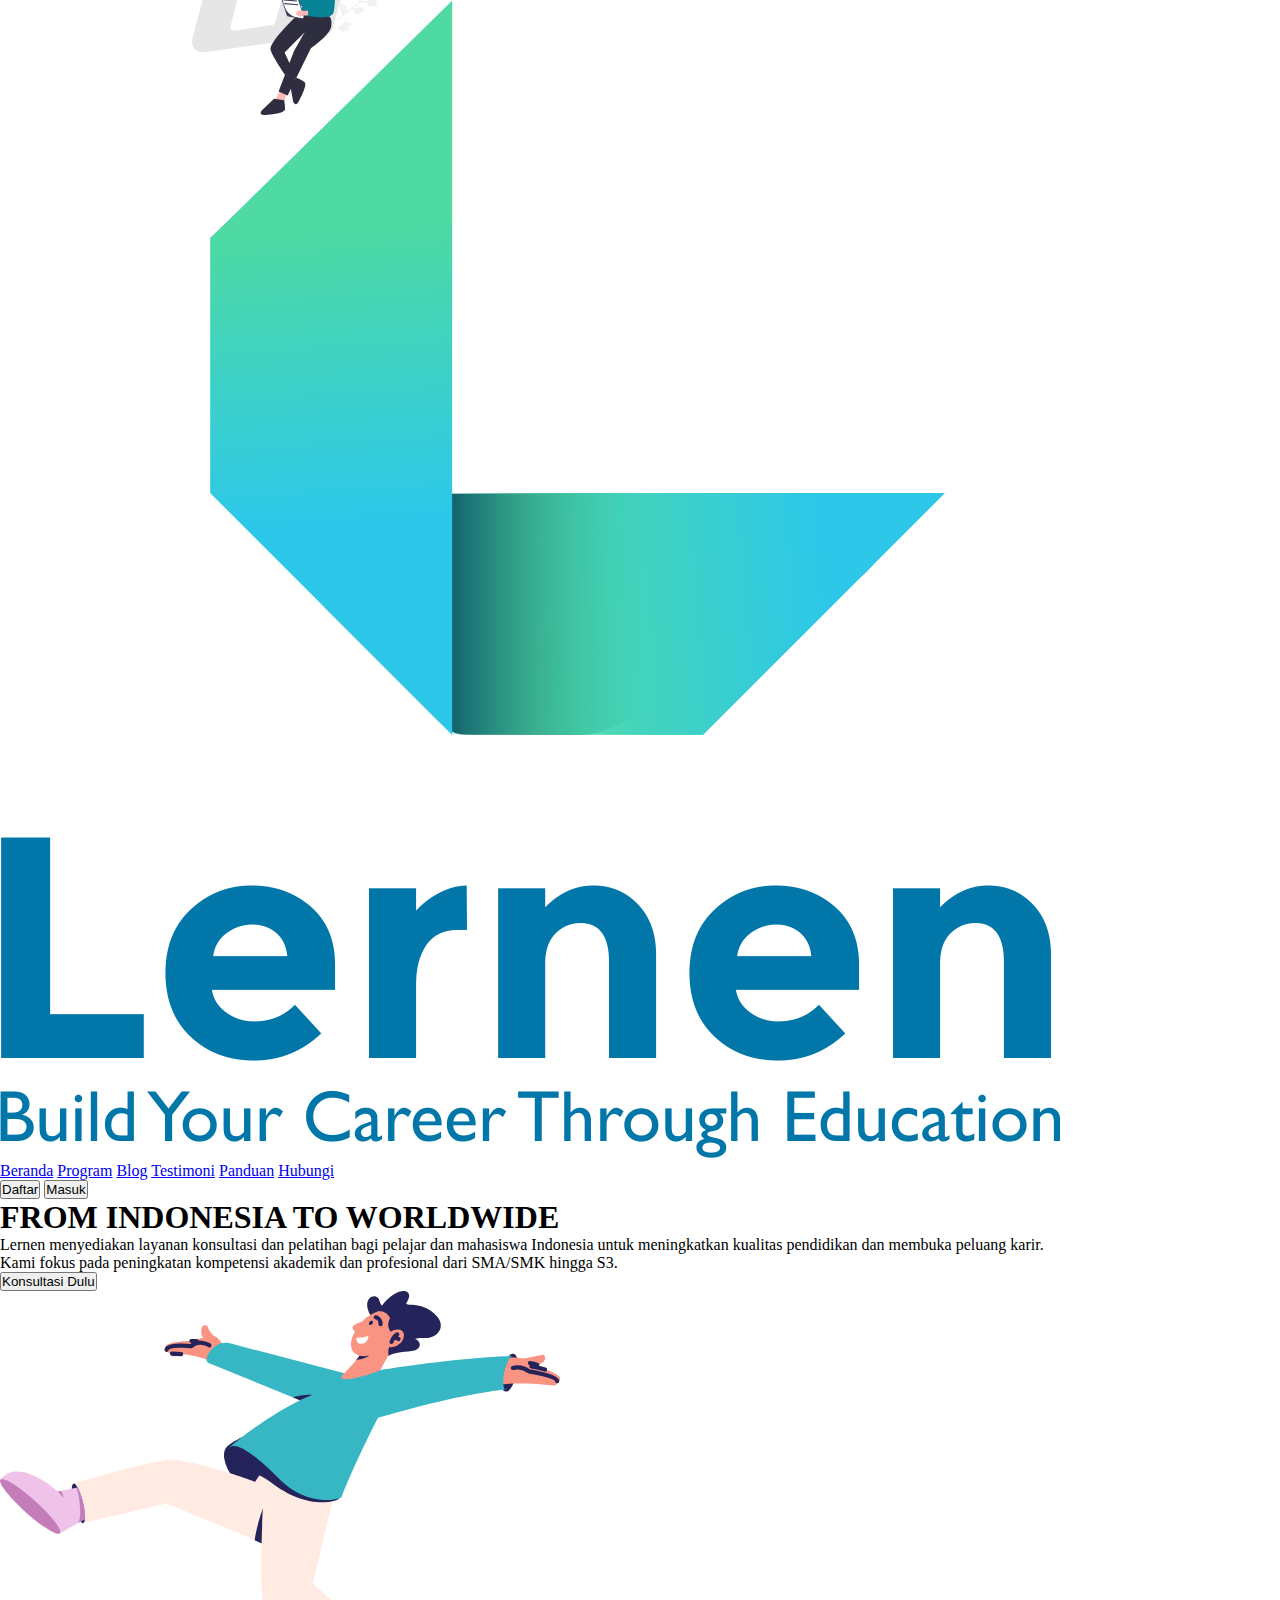
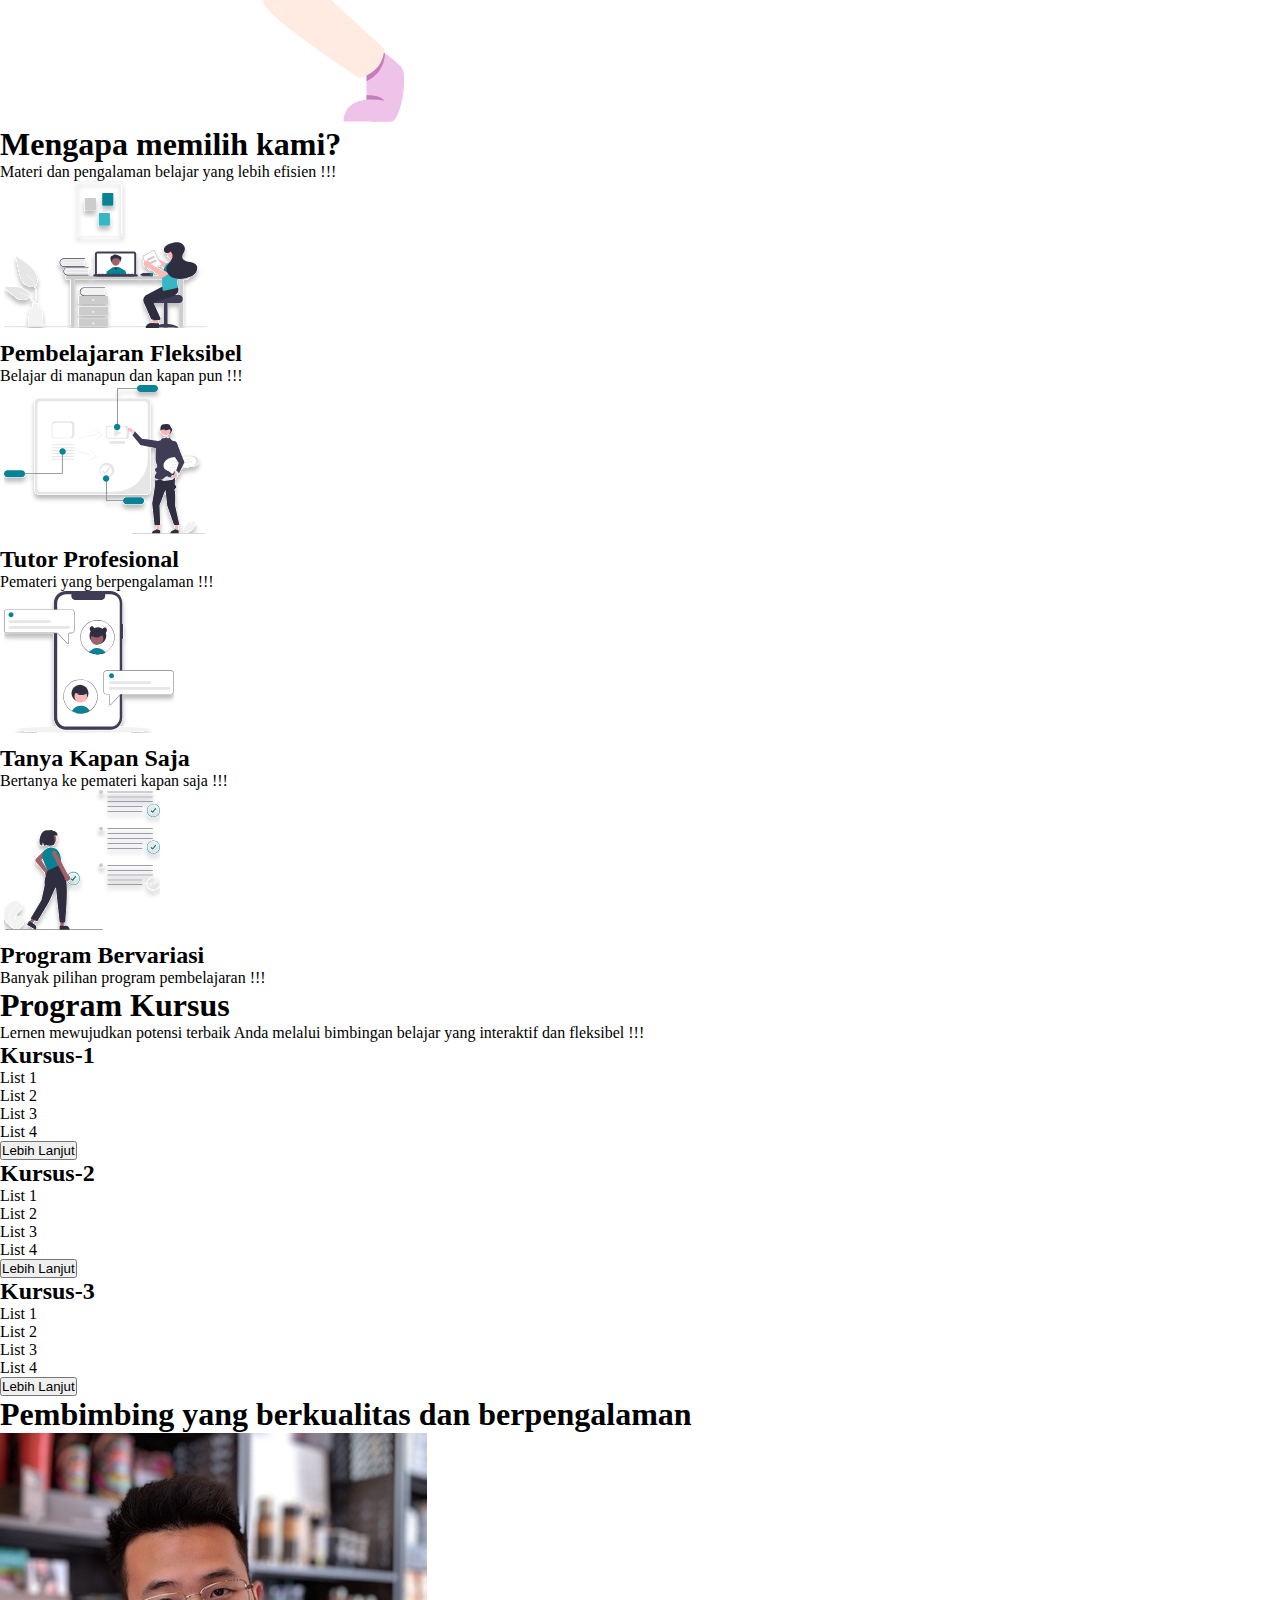
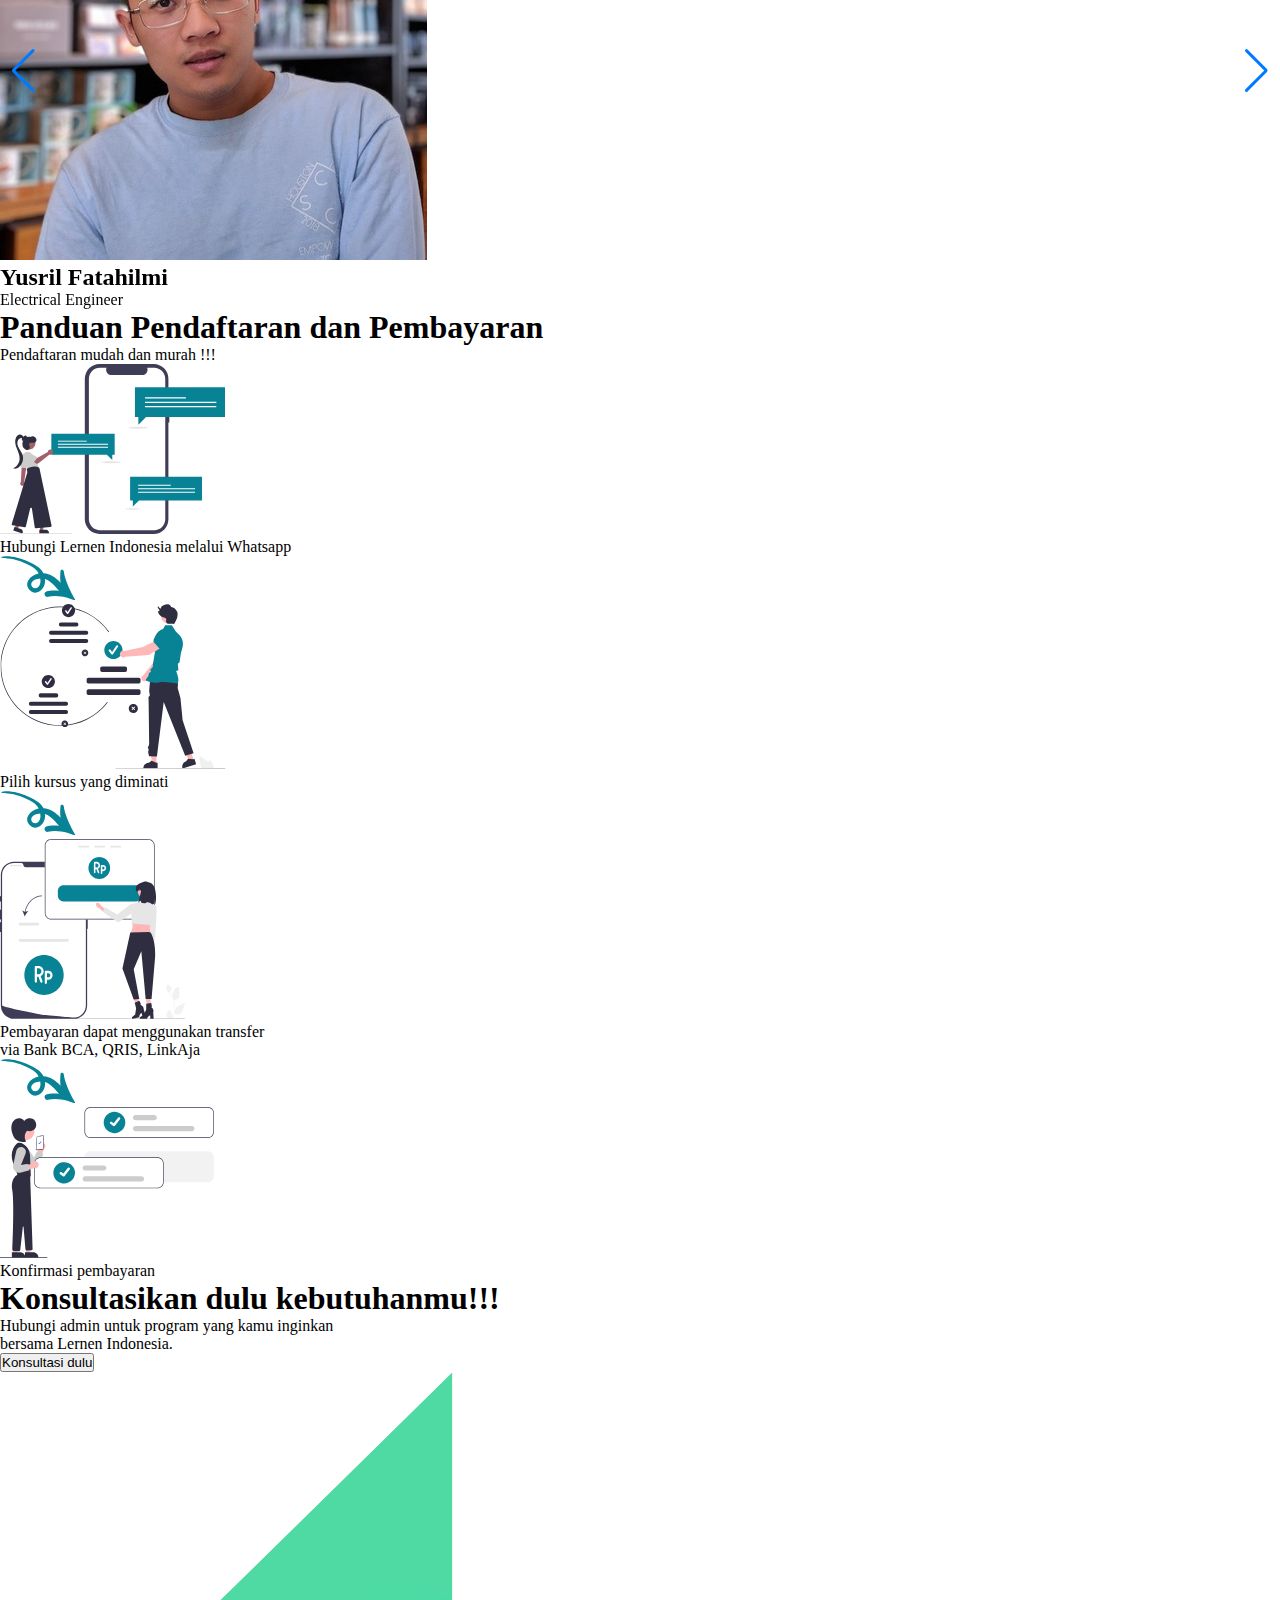
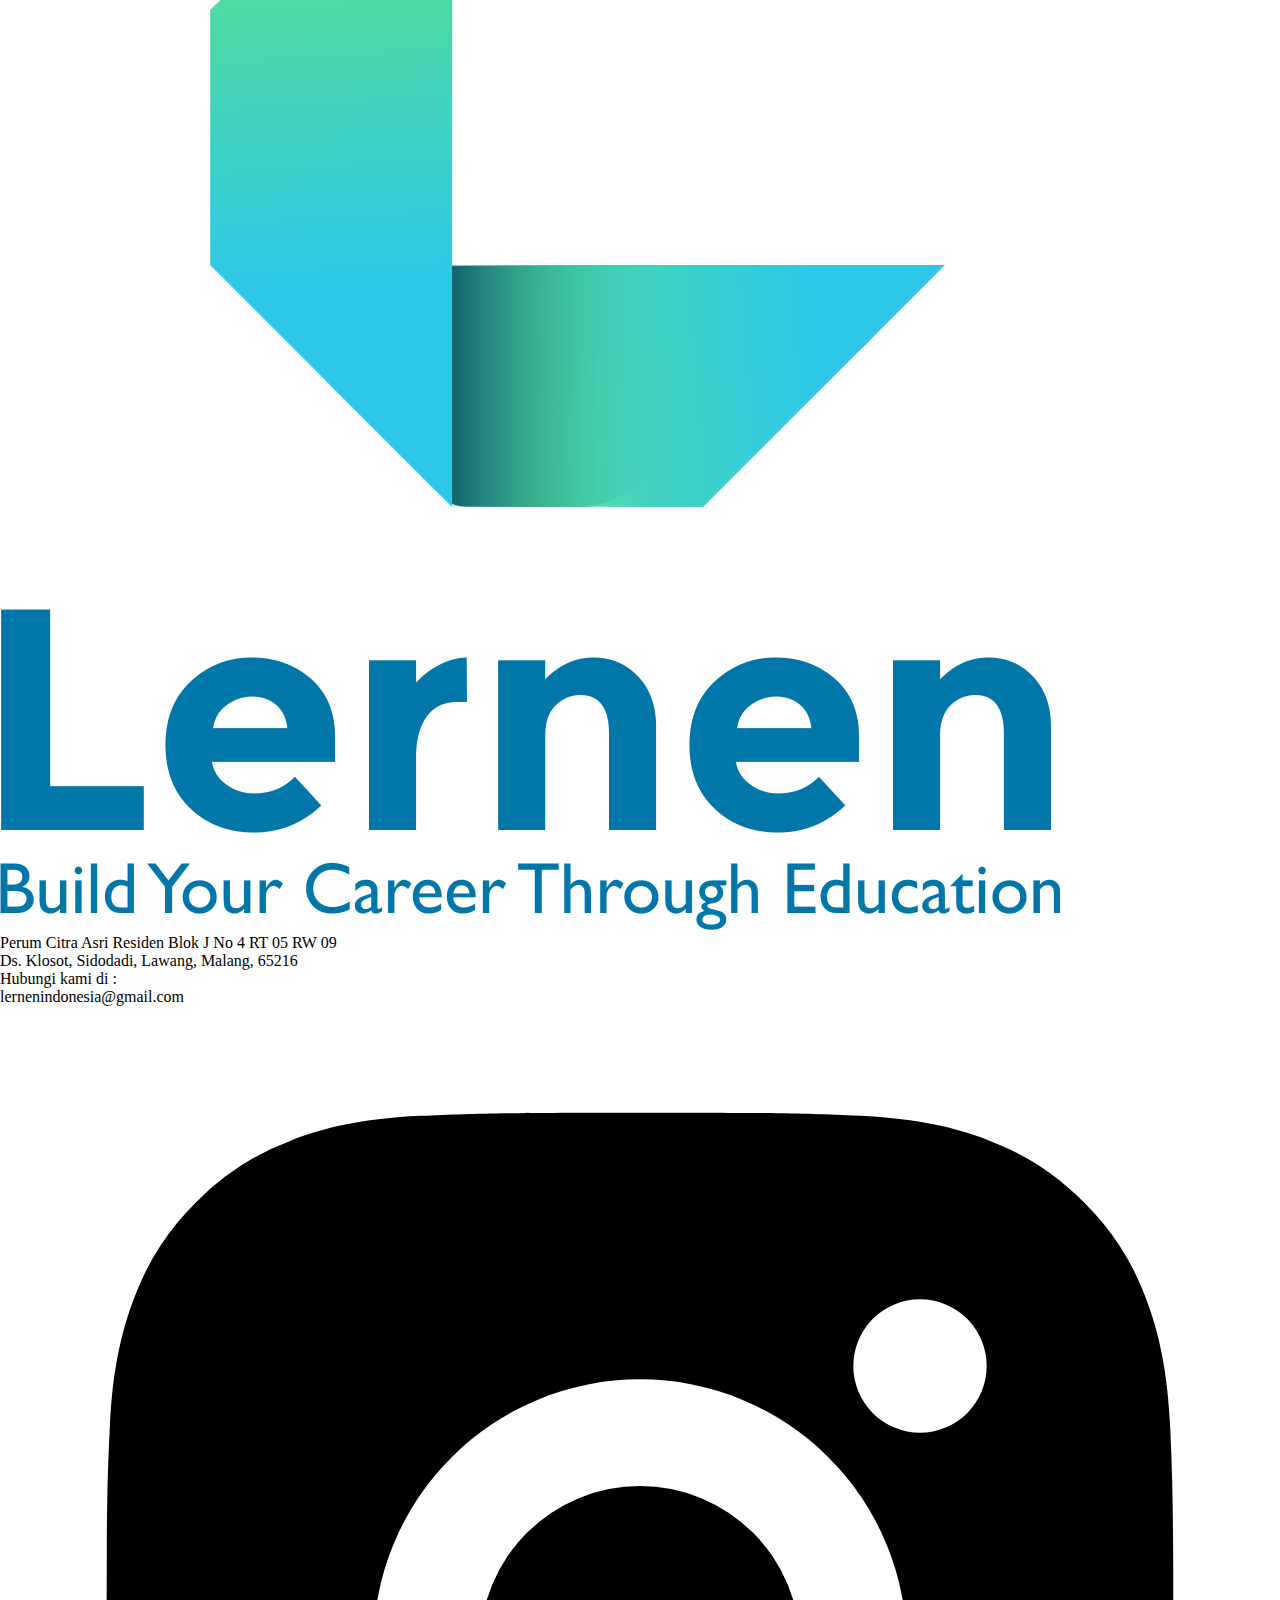
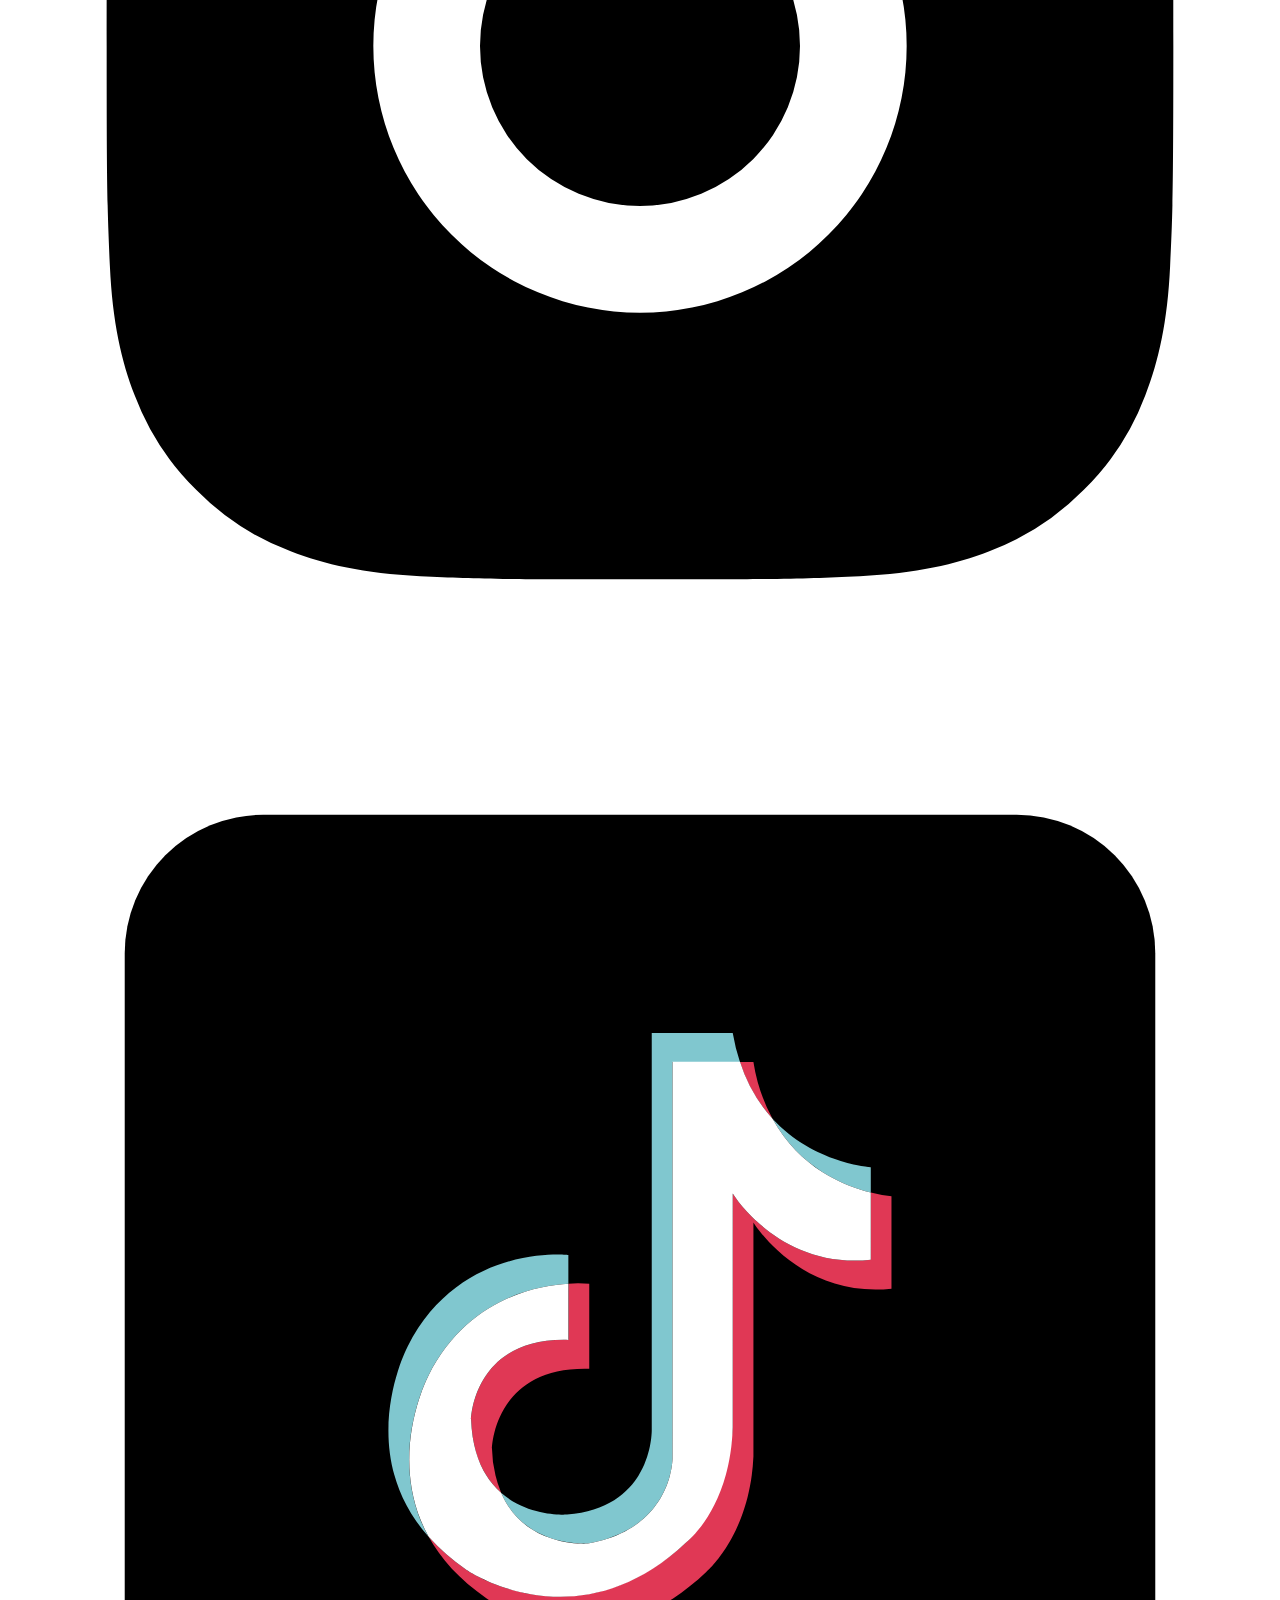
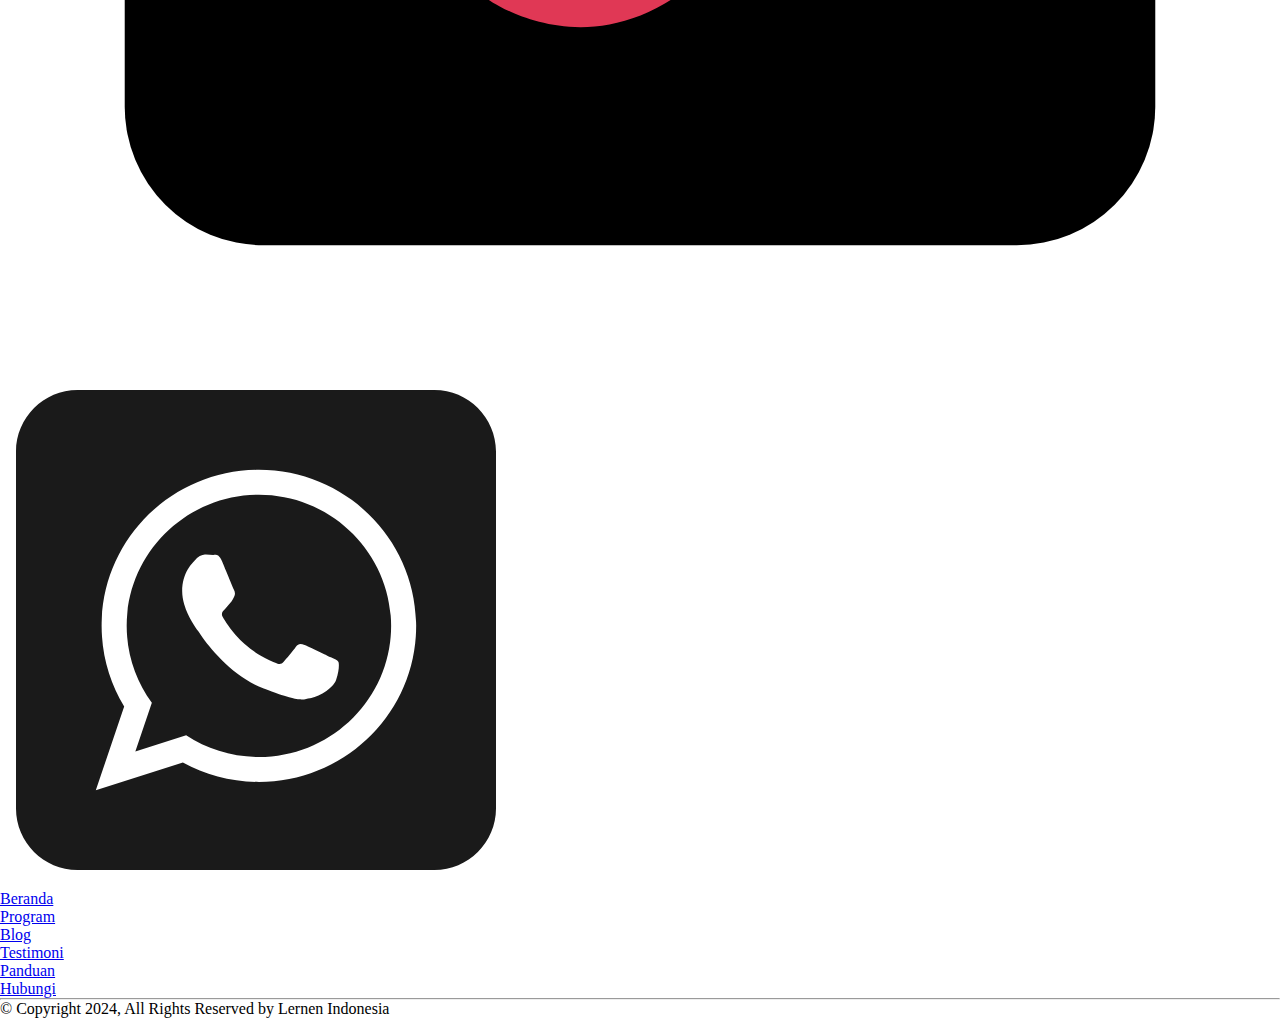
<file: index_model_2.html>
<!DOCTYPE html>
<html lang="en">
<head>
    <meta charset="UTF-8">
    <meta name="viewport" content="width=device-width, initial-scale=1.0">
    <title>Lernen Indonesia</title>
    <link rel="stylesheet" href="style.css">
    <link href='https://fonts.googleapis.com/css?family=Poppins' rel='stylesheet'>
    <link href='https://fonts.googleapis.com/css?family=Plus Jakarta Sans' rel='stylesheet'>

    <!-- Linking SwiperJS CSS -->
    <link rel="stylesheet" href="https://cdn.jsdelivr.net/npm/swiper@11/swiper-bundle.min.css">
</head>
<body>
    <header class="header">
        <div class="header-container">
            <a href="#" data-target="hero"><img class="logo" src="assets/logo Lernen PNG 2.png" alt="logo-lernen"></a>

            <!-- navbar -->
            <nav>
                <a href="#" data-target="hero">Beranda</a>
                <a href="#" data-target="program-kursus-page">Program</a>
                <a href="#blog">Blog</a>
                <a href="#testimoni">Testimoni</a>
                <a href="#" data-target="guide-regis-payment-page">Panduan</a>
                <a href="#" data-target="footer">Hubungi</a>
            </nav>

            <!-- Button (Masuk, Daftar) -->
            <div class="buttons">
                <button class="sign-up">Daftar</button>

                <button class="sign-in">Masuk</button>
            </div>
        </div>
    </header>

    <!-- Hero Section -->
    <section class="hero">
        <div class="hero-content">
            <h1>FROM INDONESIA TO WORLDWIDE</h1>
            <p>Lernen menyediakan layanan konsultasi dan pelatihan
            bagi pelajar dan mahasiswa Indonesia untuk meningkatkan
            kualitas pendidikan dan membuka peluang karir.</p>
            <p>Kami fokus pada peningkatan kompetensi akademik dan
            profesional dari SMA/SMK hingga S3.</p>
            <button onclick="window.location.href='hubungi'">Konsultasi Dulu</button>
        </div>

        <div class="img-hero-container">
            <img alt="image-hero" src="assets/hero section/happy man.svg">
        </div>
    </section>

    <!-- Why-Us Section -->
    <section class="why-us-page">
        <div class="why-us">
            <div class="title">
                <h1>Mengapa memilih kami?</h1>
                <p>Materi dan pengalaman belajar yang lebih efisien !!!</p>
            </div>
            

            <div class="program-content">
                <div id="content">
                    <img src="assets\why-us section\online-learning 1.svg" alt="img-1">
                    <h2>Pembelajaran Fleksibel</h2>
                    <p>Belajar di manapun dan kapan pun !!!</p>
                </div>

                <div id="content">
                    <img src="assets\why-us section\teaching 1.svg" alt="img-2">
                    <h2>Tutor Profesional</h2>
                    <p>Pemateri yang berpengalaman !!!</p>
                </div>

                <div id="content">
                    <img src="assets\why-us section\chatting 1.svg" alt="img-3">
                    <h2>Tanya Kapan Saja</h2>
                    <p>Bertanya ke pemateri kapan saja !!!</p>
                </div>

                <div id="content">
                    <img src="assets\why-us section\uptodate 1.svg" alt="img-4">
                    <h2>Program Bervariasi</h2>
                    <p>Banyak pilihan program pembelajaran !!!</p>
                </div>
            </div>
        </div>
    </section>

    <!-- Program Section -->
    <section class="program-kursus-page">
        <div class="program-kursus">
            <div class="title">
                <h1>Program Kursus</h1>
                <p>Lernen mewujudkan potensi terbaik Anda melalui bimbingan belajar yang interaktif dan fleksibel !!!</p>
            </div>
            
            <div class="pilihan-kursus">
                <div id="kursus">
                    <h2>
                        Kursus-1
                    </h2>
                    <ul>
                        <li>List 1</li>
                        <li>List 2</li>
                        <li>List 3</li>
                        <li>List 4</li>
                    </ul>
                    <button onclick="window.location.href='lebih-lanjut'">Lebih Lanjut</button>
                </div>

                <div id="kursus">
                    <h2>
                        Kursus-2
                    </h2>
                    <ul>
                        <li>List 1</li>
                        <li>List 2</li>
                        <li>List 3</li>
                        <li>List 4</li>
                    </ul>
                    <button onclick="window.location.href='lebih-lanjut'">Lebih Lanjut</button>
                </div>

                <div id="kursus">
                    <h2>
                        Kursus-3
                    </h2>
                    <ul>
                        <li>List 1</li>
                        <li>List 2</li>
                        <li>List 3</li>
                        <li>List 4</li>
                    </ul>
                    <button onclick="window.location.href='lebih-lanjut'">Lebih Lanjut</button>
                </div>
            </div>
        </div>
    </section>

    <!-- Mentor Section -->
    <section class="mentor-page">
        <div class="mentor">
            <div class="title">
                <h1>
                    Pembimbing yang berkualitas dan berpengalaman
                </h1>
            </div>

            <div class="container swiper">
                <div class="slider-wrapper">
                    <div class="card-list swiper-wrapper">
                        <div class="card-item swiper-slide">
                            <img src="card slider/images/img-1.jpg" alt="User Image" class="user-image">
                            <h2 class="user-name">Yusril Fatahilmi</h2>
                            <p class="user-profession">Electrical Engineer</p>
                        </div>

                        <div class="card-item swiper-slide">
                            <img src="card slider/images/img-2.jpg" alt="User Image" class="user-image">
                            <h2 class="user-name">Elok Paikoh</h2>
                            <p class="user-profession">Management</p>
                        </div>

                        <div class="card-item swiper-slide">
                            <img src="card slider/images/img-3.jpg" alt="User Image" class="user-image">
                            <h2 class="user-name">Amnaduny Akhara</h2>
                            <p class="user-profession">Data Science</p>
                        </div>

                        <div class="card-item swiper-slide">
                            <img src="card slider/images/img-4.jpg" alt="User Image" class="user-image">
                            <h2 class="user-name">Abyan</h2>
                            <p class="user-profession">Biotech</p>
                        </div>
                    </div>

                    <div class="swiper-pagination"></div>
                    <div class="swiper-slide-button swiper-button-prev"></div>
                    <div class="swiper-slide-button swiper-button-next"></div>
                </div>
            </div>
        </div>
    </section>

    <!-- Testimonial Section -->
    <!-- <section class="testimoni">
        <div class="title">
            <h1>
                Kisah Inspiratif Alumni Lernen Indonesia
            </h1>
        </div>

        <div class="container swiper">
            <div class="slider-wrapper">
                <div class="card-list swiper-wrapper">
                    <div class="card-item swiper-slide">
                        <img src="card slider/images/img-1.jpg" alt="User Image" class="user-image">
                        <h2 class="user-name">Fulan 1</h2>
                        <p class="user-profession">Lernen bagus dan terpercaya</p>
                    </div>

                    <div class="card-item swiper-slide">
                        <img src="card slider/images/img-2.jpg" alt="User Image" class="user-image">
                        <h2 class="user-name">Fulan 2</h2>
                        <p class="user-profession">Lernen merupakan perkursusan yang baik dan handal</p>
                    </div>

                    <div class="card-item swiper-slide">
                        <img src="card slider/images/img-3.jpg" alt="User Image" class="user-image">
                        <h2 class="user-name">Fulan 3</h2>
                        <p class="user-profession">Lernen memberikan insight yang sangat lengkap</p>
                    </div>

                    <div class="card-item swiper-slide">
                        <img src="card slider/images/img-4.jpg" alt="User Image" class="user-image">
                        <h2 class="user-name">Fulan 4</h2>
                        <p class="user-profession">Maju jaya jaya jaya</p>
                    </div>
                </div>

                <div class="swiper-pagination"></div>
                <div class="swiper-slide-button swiper-button-prev"></div>
                <div class="swiper-slide-button swiper-button-next"></div>
            </div>
        </div>
    </section> -->

    <!-- Guide Section -->
    <section class="guide-regis-payment-page">
        <div class="guide-regis-payment">
            <div class="title">
                <h1>Panduan Pendaftaran dan Pembayaran</h1>
                <p>Pendaftaran mudah dan murah !!!</p>
            </div>
            
            <div class="steps">
                <div class="step step-1">
                    <img alt="step-1-fig" src="assets\regis-payment-section\undraw_share_opinion_re_4qk7 1.svg">
                    <p>Hubungi Lernen Indonesia melalui Whatsapp</p>
                </div>

                <div class="arrow-1">
                    <img alt="arrow-1-fig" src="assets\regis-payment-section\arrow.svg">
                </div>

                <div class="step step-2">
                    <img alt="step-2-fig" src="assets\regis-payment-section\undraw_accept_tasks_re_09mv 1.svg">
                    <p>Pilih kursus yang diminati</p>
                </div>

                <div class="arrow-2">
                    <img alt="arrow-2-fig" src="assets\regis-payment-section\arrow.svg">
                </div>

                <div class="step step-3">
                    <img alt="step-3-fig" src="assets\regis-payment-section\undraw_transfer_money_re_6o1h 1.svg">
                    <p>Pembayaran dapat menggunakan transfer </p>
                    <p>via Bank BCA, QRIS, LinkAja</p>
                </div>

                <div class="arrow-3">
                    <img alt="arrow-3-fig" src="assets\regis-payment-section\arrow.svg">
                </div>

                <div class="step step-4">
                    <img alt="step-4-fig" src="assets\regis-payment-section\undraw_confirmation_re_b6q5 1.svg">
                    <p>Konfirmasi pembayaran</p>
                </div>
            </div>
        </div>
    </section>

    <!-- Newsletter Section -->
    <section class="newsletter">
        <div class="wrap-newsletter">
            <div class="title">
                <h1>Konsultasikan dulu kebutuhanmu!!!</h1>
                <p>Hubungi admin untuk program yang kamu inginkan</p>
                <p>bersama Lernen Indonesia.</p>
            </div>

            <button class="konsultasi-dulu">Konsultasi dulu</button>
        </div>

        <img alt="newsletter-img" src="assets\newsletter-section\undraw_articles_wbpb 1.svg">
    </section>

    <!-- Footer Section -->
    <footer class="footer-page">
        <div class="footer">
            <div class="footer-container">
                <!-- Left Side: Company Info, Image, Social Media -->
                <div class="footer-left">
                    <a href="#" data-target="hero"><img class="logo" src="assets\logo Lernen PNG 2.png" alt="logo-lernen"></a>

                    <!-- <img src="assets\logo Lernen PNG 2.png" alt="Company Logo" class="logo"> -->

                    <div class="alamat">
                        <p>Perum Citra Asri Residen Blok J No 4 RT 05 RW 09</p>
                        <p>Ds. Klosot, Sidodadi, Lawang, Malang, 65216</p>
                    </div>

                    <div class="social-media-footer">
                        <p>Hubungi kami di :</p>
                        <p>lernenindonesia@gmail.com</p>
                    </div>

                    <div class="social-media-logo">
                        <a href="https://www.instagram.com/lernen.education?igsh=MWd5c3B1bWd2M2t0Yg==" target="_blank">
                            <img alt="instagram-logo" src="assets\social media\8679433_instagram_fill_icon.svg">
                        </a>
                        <a href="#">
                            <img alt="tiktok-logo" src="assets\social media\8010447_tiktok_social media_blogger_advertising_marketing_icon.svg">
                        </a>
                        <a href="#">
                            <img alt="whatsapp-logo" src="assets\social media\2986186_logo_media_social_whatsapp_icon.svg">
                        </a>
                    </div>
                </div>

                <!-- Right Side: Menus -->
                <div class="footer-right">
                    <ul class="footer-menu">
                        <li><a href="#" data-target="hero">Beranda</a></li>
                        <li><a href="#" data-target="program-kursus-page">Program</a></li>
                        <li><a href="#blog">Blog</a></li>
                        <li><a href="#testimoni">Testimoni</a></li>
                        <li><a href="#" data-target="guide-regis-payment-page">Panduan</a></li>
                        <li><a href="#" data-target="footer">Hubungi</a></li>
                    </ul>
                </div>

                <!-- Bottom Side: Copyright -->
                <div class="footer-bottom">
                    <hr>
                    <p class="copyright">© Copyright 2024, All Rights Reserved by Lernen Indonesia</p>
                </div>
            </div>
        </div>
    </footer>
    
    <!-- Linking SwiperJS Script -->
    <script src="https://cdn.jsdelivr.net/npm/swiper@11/swiper-bundle.min.js"></script>

    <!-- Linking Custom Script -->
    <script src="script.js"></script>
</body>
</html>
</file>
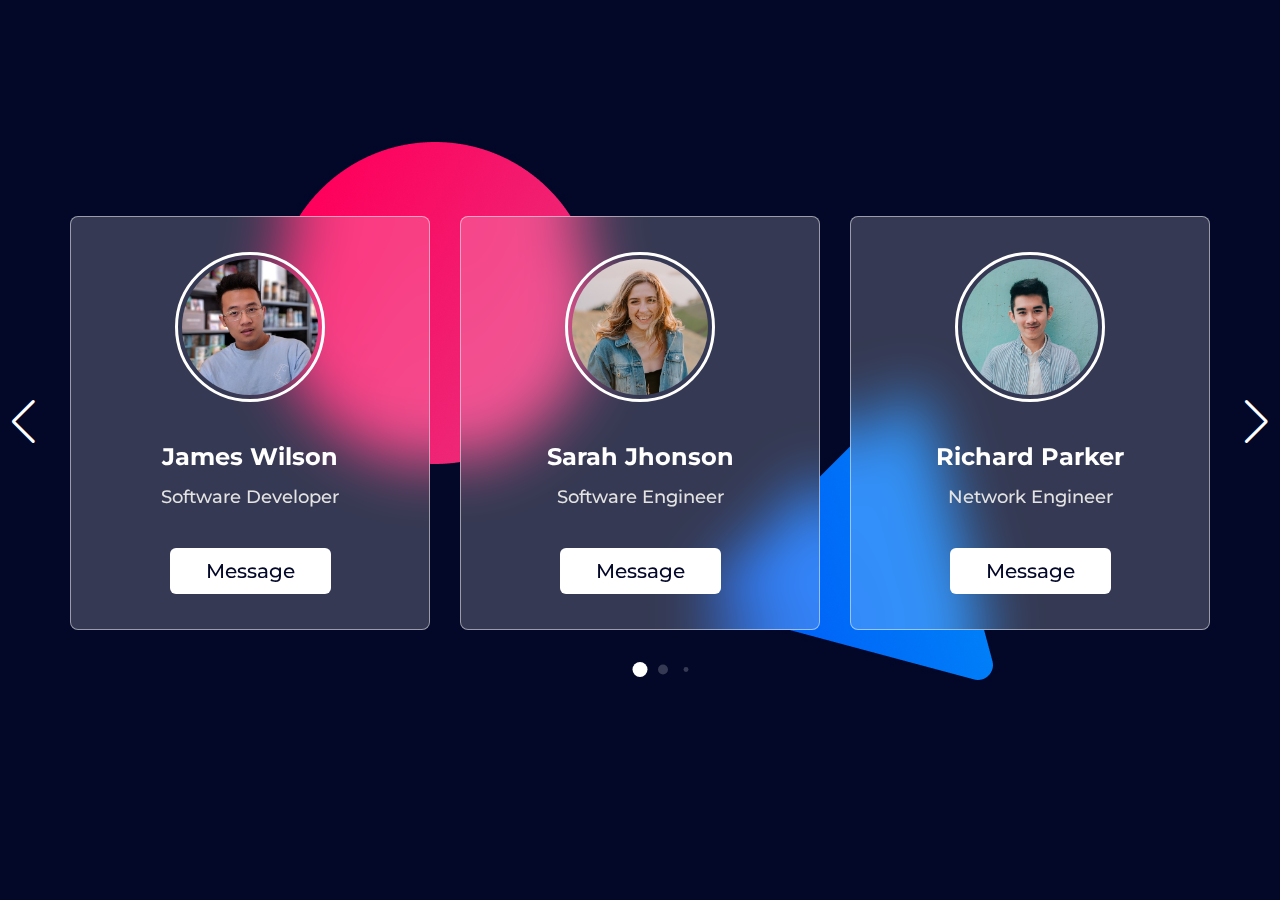
<file: card slider/card-slider.html>
<!DOCTYPE html>
<html lang="en">
<head>
    <meta charset="UTF-8">
    <meta name="viewport" content="width=device-width, initial-scale=1.0">
    <title>Card Slider</title>
    <link rel="stylesheet" href="card-slider-style.css">
    <!-- Linking SwiperJS CSS -->
    <link rel="stylesheet" href="https://cdn.jsdelivr.net/npm/swiper@11/swiper-bundle.min.css">
</head>
<body>
    <div class="container swiper">
        <div class="slider-wrapper">
            <div class="card-list swiper-wrapper">
                <div class="card-item swiper-slide">
                    <img src="images/img-1.jpg" alt="User Image" class="user-image">
                    <h2 class="user-name">James Wilson</h2>
                    <p class="user-profession">Software Developer</p>
                    <button class="message-button">Message</button>
                </div>

                <div class="card-item swiper-slide">
                    <img src="images/img-2.jpg" alt="User Image" class="user-image">
                    <h2 class="user-name">Sarah Jhonson</h2>
                    <p class="user-profession">Software Engineer</p>
                    <button class="message-button">Message</button>
                </div>

                <div class="card-item swiper-slide">
                    <img src="images/img-3.jpg" alt="User Image" class="user-image">
                    <h2 class="user-name">Richard Parker</h2>
                    <p class="user-profession">Network Engineer</p>
                    <button class="message-button">Message</button>
                </div>

                <div class="card-item swiper-slide">
                    <img src="images/img-4.jpg" alt="User Image" class="user-image">
                    <h2 class="user-name">Stephen Curry</h2>
                    <p class="user-profession">Basketball Player</p>
                    <button class="message-button">Message</button>
                </div>

                <div class="card-item swiper-slide">
                    <img src="images/img-5.jpg" alt="User Image" class="user-image">
                    <h2 class="user-name">Peter Steward</h2>
                    <p class="user-profession">Full Stack Engineer</p>
                    <button class="message-button">Message</button>
                </div>

                <div class="card-item swiper-slide">
                    <img src="images/img-6.jpg" alt="User Image" class="user-image">
                    <h2 class="user-name">Daniel Lowry</h2>
                    <p class="user-profession">Technology Architect</p>
                    <button class="message-button">Message</button>
                </div>
            </div>

            <div class="swiper-pagination"></div>
            <div class="swiper-slide-button swiper-button-prev"></div>
            <div class="swiper-slide-button swiper-button-next"></div>
        </div>
    </div>

    <!-- Linking SwiperJS Script -->
    <script src="https://cdn.jsdelivr.net/npm/swiper@11/swiper-bundle.min.js"></script>

    <!-- Linking Custom Script -->
    <script src="card-slider-script.js"></script>
</body>
</html>
</file>
<file: style.css>
:root {
    --bg1: #071952;
    --bg2: #088395;
    --bg3: #37B7C3;
    --bg4: #EBF4F6;
    --bg-button: #FFB534;
    --bg-button-darker: #d69b36;
    --text: #1c1c1c;
    --background: #f9f9f9;

    /* Font Style */
    --font-style--poppins: 'Poppins';
    --font-style--plus-jakarta: 'Plus Jakarta Sans';
    /* Desktop Sizes */
    --font-size-h1-desktop: 56px;
    --font-size-h2-desktop: 40px;
    --font-size-h3-desktop: 28px;
    --font-size-p-desktop: 18px;

    /* Tablet Sizes */
    --font-size-h1-tablet: 48px;
    --font-size-h2-tablet: 36px;
    --font-size-h3-tablet: 24px;
    --font-size-p-tablet: 16px;

    /* Mobile Sizes */
    --font-size-h1-mobile: 36px;
    --font-size-h2-mobile: 28px;
    --font-size-h3-mobile: 20px;
    --font-size-p-mobile: 14px;

    /* Small Mobile Sizes */
    --font-size-h1-small-mobile: 30px;
    --font-size-h2-small-mobile: 24px;
    --font-size-h3-small-mobile: 16px;
    --font-size-p-small-mobile: 12px;

    /* Font Weights */
    --bold: 700;
    --semi-bold: 600;
    --medium: 500;
}

* {
    margin: 0;
    padding: 0;
    box-sizing: border-box;
}

html {
    scroll-behavior: smooth;
    scroll-padding-top: 90px;
}

.mx-8 {
    margin-left: 8rem;
    margin-right: 8rem;
}

.mx-10 {
    margin-left: 10rem;
    margin-right: 10rem;
}

.mx-15 {
    margin-left: 15rem;
    margin-right: 15rem;
}

.responsive-text {
    text-shadow: 2px 2px 4px rgba(0, 0, 0, 0.25);
}

.responsive-text h1,
.responsive-text h2,
.responsive-text h3,
.responsive-text h4,
.responsive-text h5,
.responsive-text h6 {
    font-family: var(--font-style--poppins);
    font-weight: var(--bold);
}

.responsive-text p,
.responsive-text li {
    font-family: var(--font-style--plus-jakarta);
}

/* Navbar */
.navbar {
    position: sticky;
    top: 0;
    z-index: 1000;
}

.navbar.custom-bg {
    background-color: var(--bg4);
}

.navbar-brand img {
    height: 54px;
}

.navbar-collapse {
    justify-content: center;
}

.navbar-collapse#navbarNav {
    text-align: center;
}

.navbar-collapse .navbar-nav li a {
    padding: 4px;
    text-shadow: 2px 2px 4px rgba(0, 0, 0, 0.25);
}

.navbar li {
    font-size: var(--font-size-h4-desktop);
    font-family: var(--font-style--poppins);
    font-weight: bold;
}

.btn.custom-btn {
    align-items: center;
    background-color: var(--bg-button);
    border: 0;
    border-radius: 100px;
    box-sizing: border-box;
    color: var(--text);
    cursor: pointer;
    display: inline-flex;
    font-family: var(--font-style--1);
    font-size: var(--font-size-p-desktop);
    font-weight: var(--semi-bold);
    justify-content: center;
    line-height: 20px;
    max-width: 200px;
    min-height: 30px;
    min-width: 0px;
    overflow: hidden;
    padding-left: 20px;
    padding-right: 20px;
    text-align: center;
    user-select: none;
    -webkit-user-select: none;
    vertical-align: middle;
    box-shadow: 2px 2px 4px rgba(0, 0, 0, 0.25);
    font-family: var(--font-style--poppins);
    font-size: 1rem;
}

/* Hero Section */
.hero .hero-image {
    /* width: 800px; */
    max-width: 100%;
    height: auto;
}

/* Information Section */
.information .img-content {
    max-width: 45%;
    height: auto;
}

/* Why Us Section */
.why-us-content img {
    width: 80%;
    height: 80%;
}

/* Program Section */
.program-section .card {
    /* height: 400px; */
    width: 300px;
    box-shadow: 2px 2px 4px rgba(0, 0, 0, 0.25);
}

.program-section .card-body p {
    margin: 0;
}

/* .program-section .card-body ul {
    list-style-type: none;
    padding: 0;
}

.program-section .card-body ul li {
    margin-bottom: 0.25rem;
}

.program-section .card-body ul li::before {
    content: "\2713";
    margin-right: 0.5rem;
}

.program-section .content-list {
    height: 15rem;
    overflow-y: auto;
}

.program-section .content-list::-webkit-scrollbar {
    width: 0;
}

.program-section .content-list:hover::-webkit-scrollbar {
    width: 8px;
}

.program-section .content-list::-webkit-scrollbar-track {
    background: #f1f1f1;
    border-radius: 10px;
}

.program-section .content-list::-webkit-scrollbar-thumb {
    background: #888;
    border-radius: 10px;
}

.program-section .content-list::-webkit-scrollbar-thumb:hover {
    background: #555;
} */

/* Mentor Section */
.mentor-section .carousel-indicators {
    opacity: 0.3;
}

.mentor-section .carousel-item {
    height: auto;
}

.mentor-section .carousel-item img {
    height: 100%;
    object-fit: cover;
}

.carousel-control-prev-icon,
.carousel-control-next-icon {
    background-color: black;
    border-radius: 50%;
    opacity: 0.5;
}

.carousel-indicators li {
    background-color: gray;
}

.carousel-indicators .active {
    background-color: black;
}

/* Guide Section */
.guide-section .steps img {
    width: 75%;
    margin-bottom: 1rem;
}

.guide-section .steps img#arrow-1,
.guide-section .steps img#arrow-5  {
    width: 30%;
    transform: rotate(90deg);
}

.guide-section .steps img#arrow-2,
.guide-section .steps img#arrow-4  {
    width: 30%;
    transform: rotate(180deg);
}

.guide-section .steps img#arrow-3 {
    width: 30%;
    transform: rotate(-90deg);
}

/* Newsletter Section */
.newsletter.container .row.custom-bg {
    background-color: var(--bg4);
    border-radius: 1rem;
}

.newsletter img {
    position: absolute;
    top: -110px;
    left: 15%;
    width: 185px;
}

@media (max-width: 575.98px) {
    html {
        scroll-padding-top: 300px;
    }

    .navbar li {
        font-size: 14px;
    }

    .btn.custom-btn {
        font-size: 14px;
    }

    .navbar-signup {
        display: none !important;
    }
}

@media (min-width: 576px) and (max-width: 767.98px) {
    html {
        scroll-padding-top: 300px;
    }

    .responsive-text h1 {
        font-size: 32px;
    }

    .responsive-text h2 {
        font-size: 24px;
    }

    .responsive-text h4 {
        font-size: 16px;
    }

    .responsive-text h5 {
        font-size: 14px;
    }

    .responsive-text h6 {
        font-size: 10px;
    }

    .responsive-text p {
        font-size: 12px;
    }

    .navbar li {
        font-size: 12px;
    }

    .btn.custom-btn {
        font-size: 12px;
    }

    .navbar-signup {
        display: none !important;
    }

    /* Why Us Section */
    .why-us-content img {
        width: 30%;
        height: 30%;
    }
}

@media (min-width: 768px) and (max-width: 991.98px) {
    html {
        scroll-padding-top: 310px;
    }

    .responsive-text h1 {
        font-size: 36px;
    }

    .responsive-text h2 {
        font-size: 28px;
    }

    .responsive-text h4 {
        font-size: 20px;
    }

    .responsive-text h5 {
        font-size: 16px;
    }

    .responsive-text h6 {
        font-size: 12px;
    }

    .responsive-text p {
        font-size: 14px;
    }

    .btn.custom-btn {
        font-size: 14px;
    }

    .responsive-text p,
    .responsive-text li {
        font-family: var(--font-style--plus-jakarta);
    }

    .navbar-signup {
        display: none !important;
    }

    .why-us-content img {
        width: 120px;
        height: 120px;
    }
}

@media (min-width: 1200px) and (max-width: 1399.98px) {
    .program-section .card {
        width: 300px;
    }
}

@media (min-width: 1400px) {
    .program-section .card {
        width: 350px;
    }
}
</file>
<file: card slider/card-slider-style.css>
/* Importing google font - Montserrat */
@import url('https://fonts.googleapis.com/css2?family=Montserrat:ital,wght@0,100..900;1,100..900&display=swap');

* {
    margin: 0;
    padding: 0;
    box-sizing: border-box;
    font-family: "Montserrat", sans-serif;
}

body {
    display: flex;
    align-items: center;
    justify-content: center;
    min-height: 100vh;
    background: url(images/bg.jpg) #030728 no-repeat center;
}

.slider-wrapper {
    overflow: hidden;
    max-width: 1200px;
    margin: 0 70px 55px;
}

.card-list .card-item {
    color: #fff;
    /* width: 400px; */
    user-select: none;
    padding: 35px;
    display: flex;
    flex-direction: column;
    align-items: center;
    justify-content: center;
    border-radius: 8px;
    backdrop-filter: blur(30px);
    background: rgba(255, 255, 255, 0.2);
    border: 1px solid rgba(255, 255, 255, 0.5);
}

.card-list .card-item .user-image {
    width: 150px;
    height: 150px;
    border-radius: 50%;
    margin-bottom: 40px;
    border: 3px solid #fff;
    padding: 4px;
}

.card-list .card-item .user-profession {
    font-size: 1.15rem;
    color: #e3e3e3;
    font-weight: 500;
    margin: 14px 0 40px;
}

.card-list .card-item .message-button {
    font-size: 1.25rem;
    padding: 10px 35px;
    color: #030728;
    border-radius: 6px;
    font-weight: 500;
    cursor: pointer;
    background: #fff;
    border: 1px solid transparent;
    transition: 0.2s ease;
}

.card-list .card-item .message-button:hover {
    background: rgba(255, 255, 255, 0.1);
    border: 1px solid #fff;
    color: #fff;
}

.slider-wrapper .swiper-pagination-bullet {
    background: #fff;
    height: 15px;
    width: 15px;
}

.slider-wrapper .swiper-slide-button {
    color: #fff;
    margin-top: -50px;
}

.slider-wrapper .swiper-slide-button:hover {
    color: #4658ff;
}

@media (max-width: 768px) {
    .slider-wrapper {
        margin: 0 10px 40px;
    }

    .slider-wrapper .swiper-slide-button {
        display: none;
    }
}
</file>
